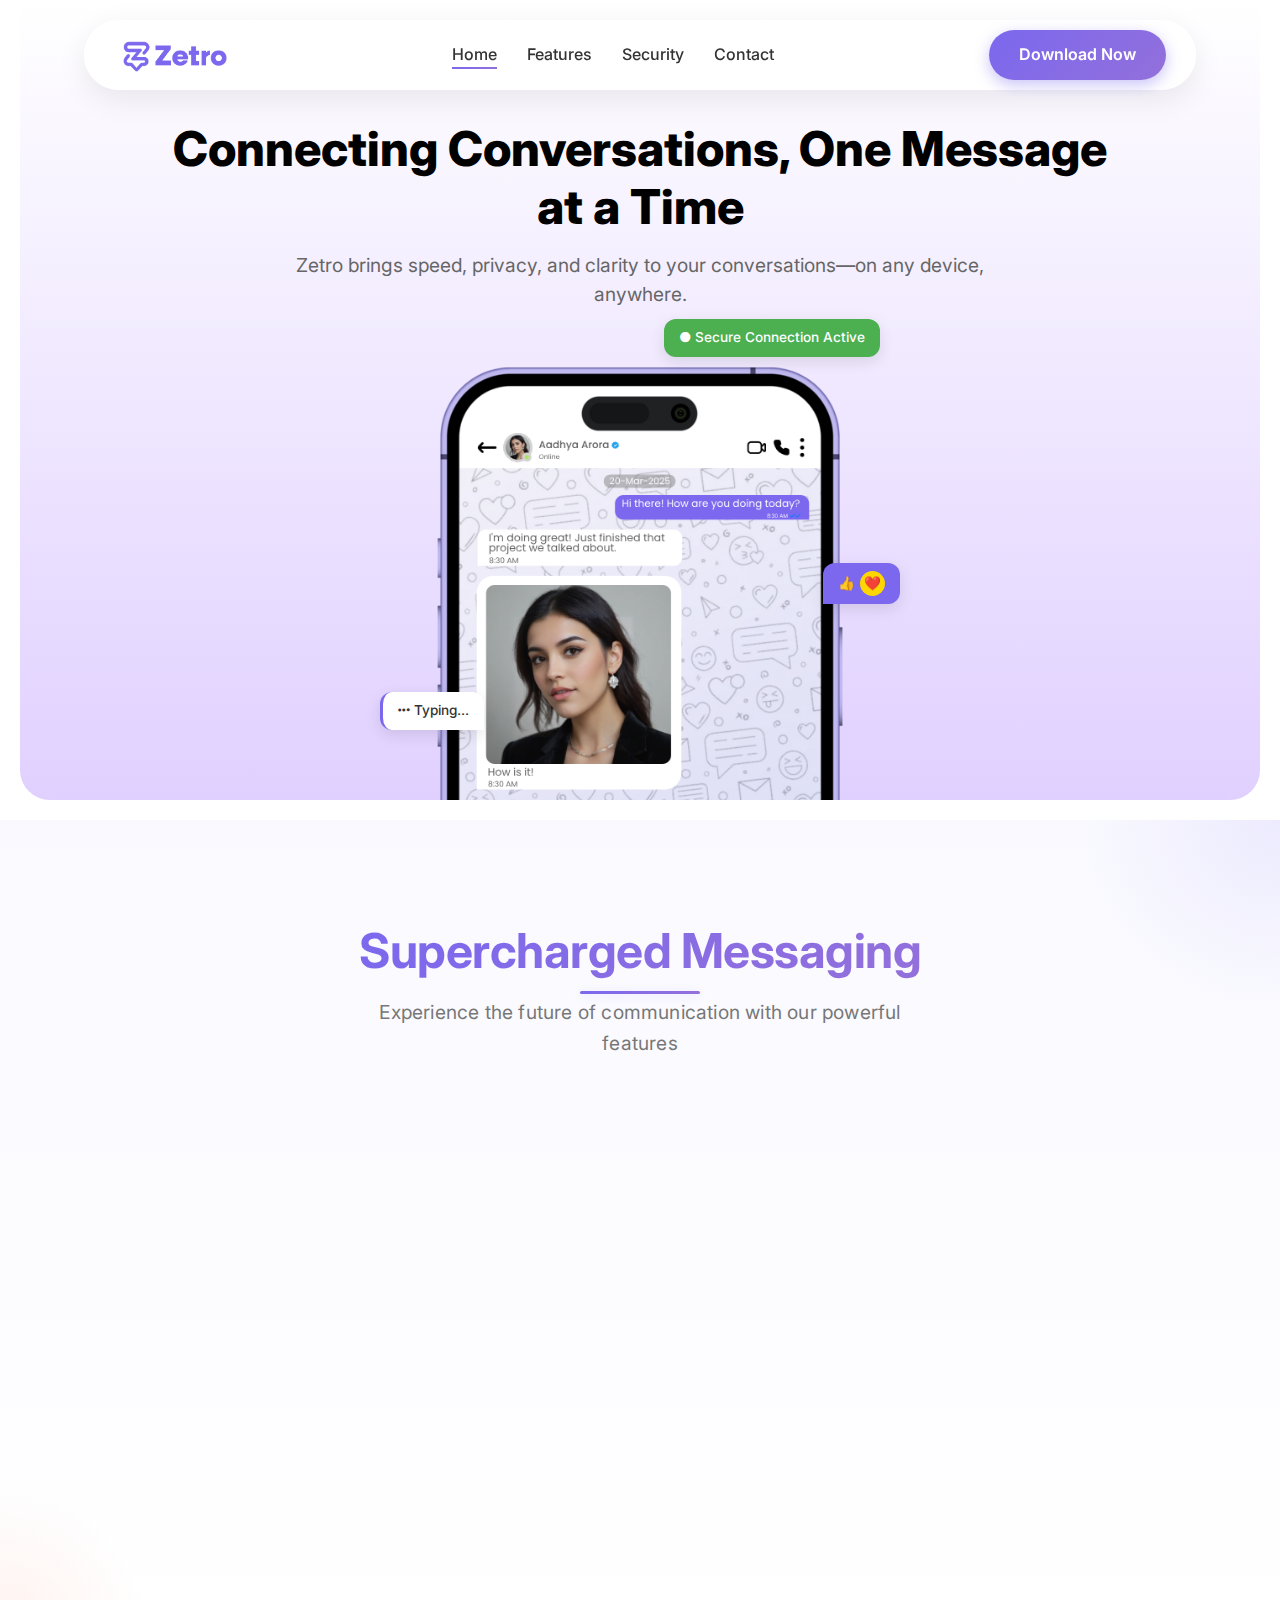
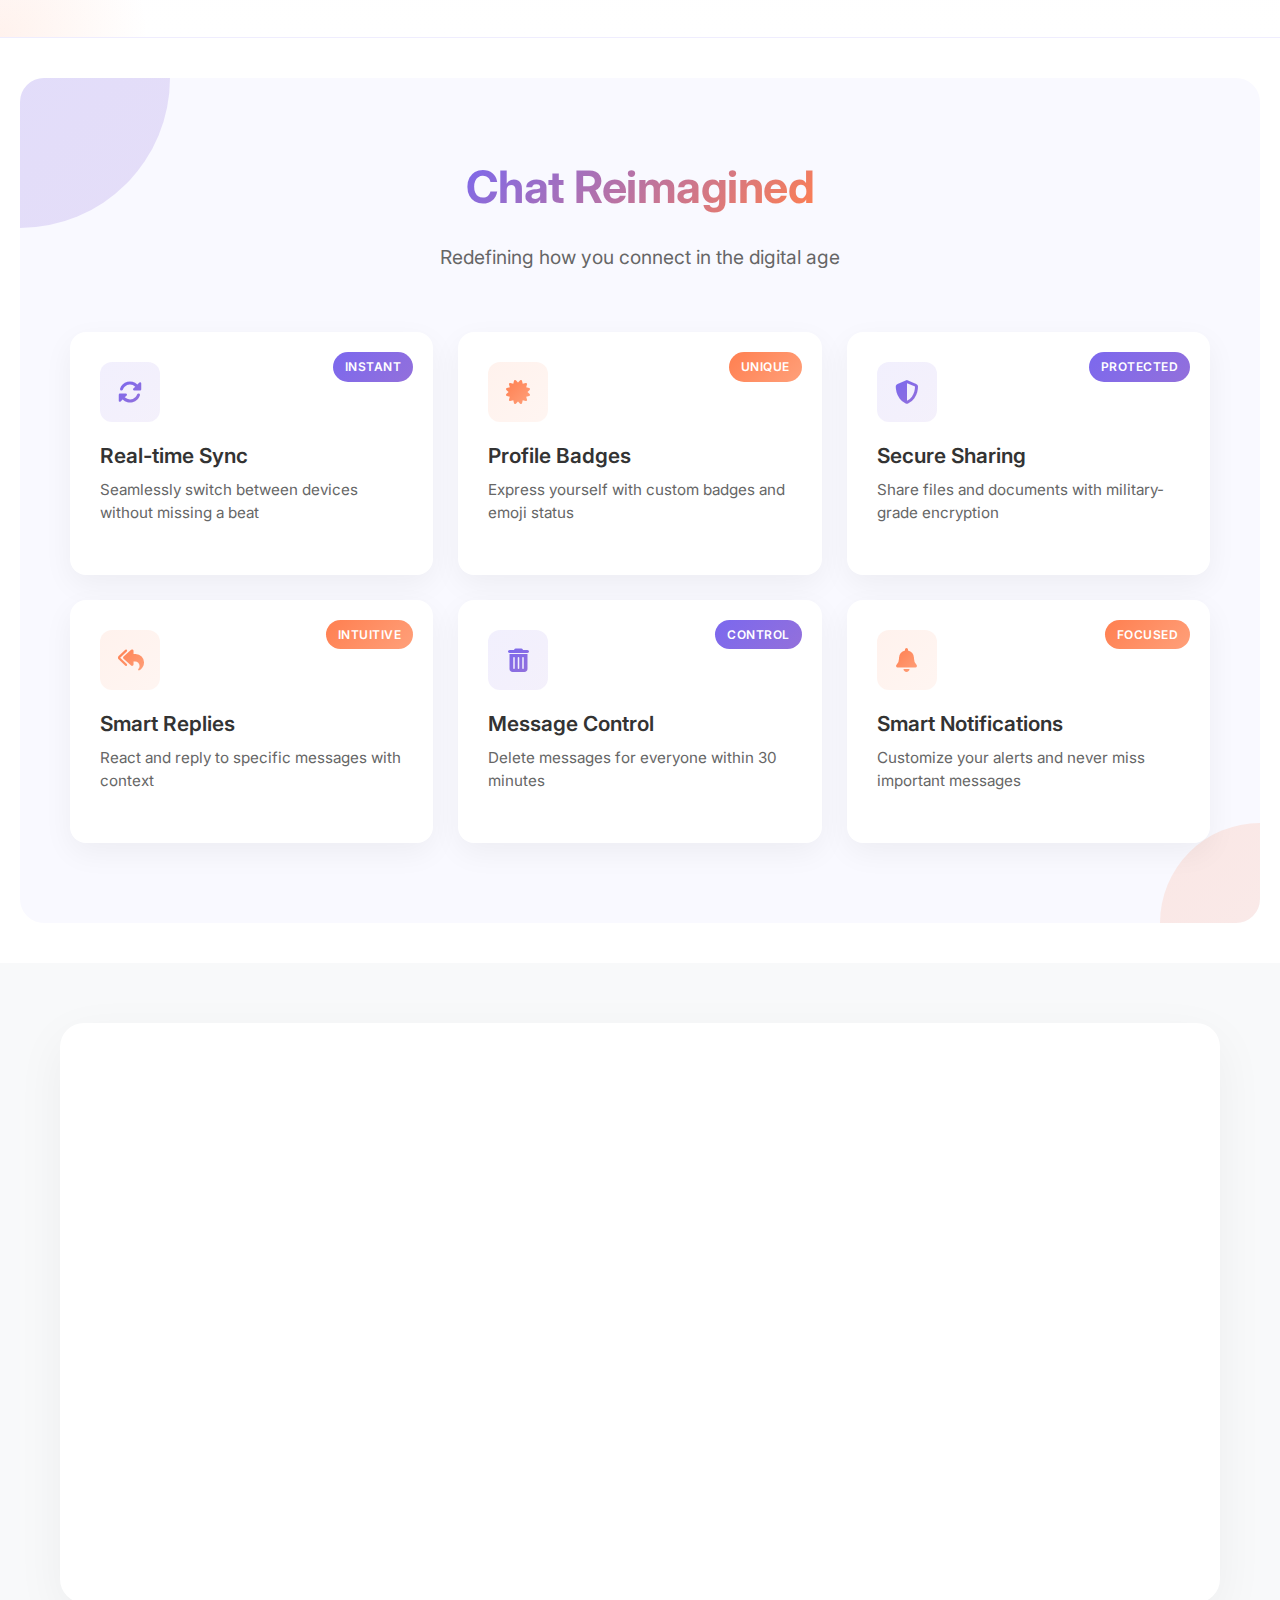
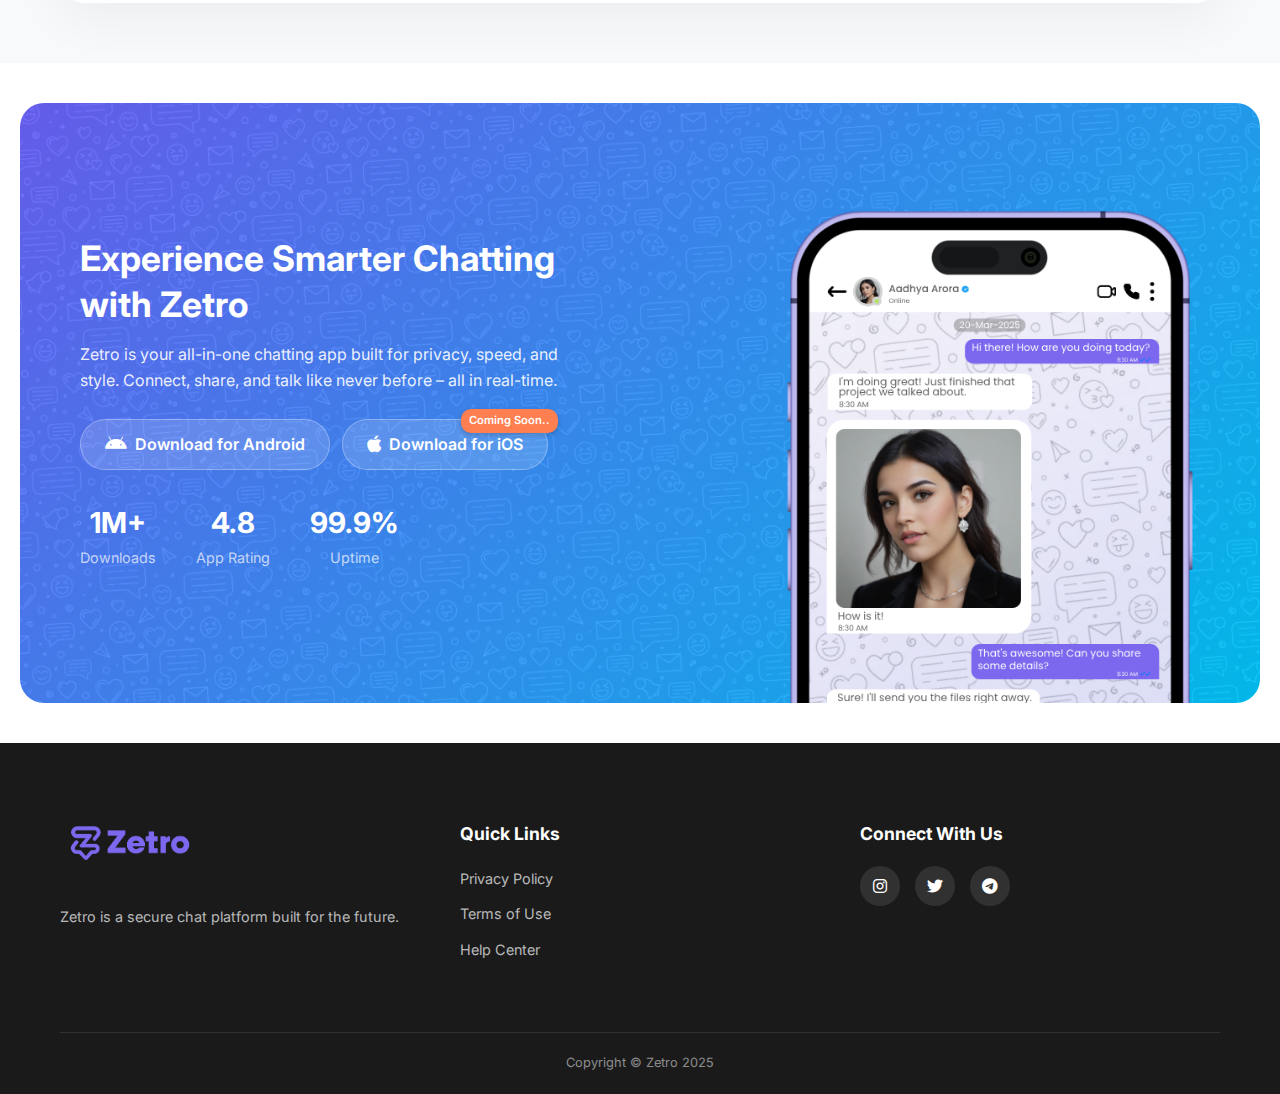
<file: index.html>
<!DOCTYPE html>
<html lang="en">
<head>
    <meta charset="UTF-8">
    <meta name="viewport" content="width=device-width, initial-scale=1.0">
    <title>Zetro - Chat Smarter. Connect Seamlessly.</title>
    <link rel="preconnect" href="https://fonts.googleapis.com">
    <link rel="preconnect" href="https://fonts.gstatic.com" crossorigin>
    <link href="https://fonts.googleapis.com/css2?family=Inter:wght@300;400;500;600;700&display=swap" rel="stylesheet">
    <link rel="stylesheet" href="https://cdnjs.cloudflare.com/ajax/libs/font-awesome/6.4.0/css/all.min.css">
    <link rel="stylesheet" href="styles.css">
    <link rel="icon" href="assets/icon.png" type="image/png">
</head>
<body>
    <!-- Header & Navigation -->
    <header>
        <div class="container">
            <div class="nav-wrapper">
                <div class="logo">
                    <a href="#" class="logo-link">
                        <img src="assets/logo.png" alt="Zetro Logo">
                    </a>
                </div>
                <nav>
                    <ul>
                        <li><a href="#" class="active">Home</a></li>
                        <li><a href="#features">Features</a></li>
                        <li><a href="#security">Security</a></li>
                        <li><a href="#contact">Contact</a></li>
                    </ul>
                </nav>
                <div class="cta-button">
                    <a href="#download" class="btn primary-btn">Download Now</a>
                </div>
                <div class="mobile-menu-btn">
                    <span></span>
                    <span></span>
                    <span></span>
                </div>
            </div>
        </div>
    </header>

    <!-- Hero Section -->
    <section class="hero-new">
        <div class="container">
            <h1>Connecting Conversations, One Message at a Time</h1>
            <p>Zetro brings speed, privacy, and clarity to your conversations—on any device, anywhere.</p>
            
            <div class="mockup-container">
                <img src="assets/newmockup.png" alt="Zetro App Mockup" class="mockup-image">
                
                <!-- UI Tags and Overlays -->
                <div class="ui-tag typing-indicator">
                    <i class="fas fa-ellipsis-h"></i> Typing...
                </div>
                
                <div class="ui-tag online-status">
                   ● Secure Connection Active
                </div>
                
                <div class="ui-tag message-reaction">
                    <span>👍</span>
                    <div class="reaction-emoji">❤️</div>
                </div>
                
                <div class="ui-tag chat-preview">
                    <i class="fas fa-comment"></i> New message
                </div>
            </div>
        </div>
    </section>
    
    <!-- Original Hero Section (Hidden) -->
    <section class="hero" style="display: none;">
        <div class="container">
            <div class="hero-badge">Best Chat Management</div>
            <div class="hero-content">
                <h1>Empowering Your Chats, <br>One Click at a Time</h1>
                <p>We offer the best messaging services for you in terms that our services are secure. We offer the best messaging services for you in terms that our services are secure.</p>
                <div class="hero-app-display">
                    <div class="app-screen">
                        <div class="app-header">
                            <div class="time">9:41</div>
                            <div class="status-icons"></div>
                        </div>
                        <div class="app-content">
                            <div class="credit-card">
                                <div class="card-header">
                                    <div class="card-icon"></div>
                                    <div class="card-title">Amount of messages</div>
                                    <div class="card-subtitle">Total messages with friends</div>
                                </div>
                                <div class="card-amount">
                                    <span class="currency">$</span>
                                    <span class="amount">8,945</span>
                                    <span class="cents">.89</span>
                                    <span class="percentage">+12.8%</span>
                                </div>
                                <div class="card-payments">
                                    <div class="payments-title">Recent Chats</div>
                                    <div class="payments-subtitle">Recent messages</div>
                                    <div class="user-avatars">
                                        <div class="avatar"></div>
                                        <div class="avatar"></div>
                                        <div class="avatar"></div>
                                        <div class="avatar"></div>
                                        <div class="avatar-more">+2</div>
                                    </div>
                                </div>
                            </div>
                            <div class="currency-converter">
                                <div class="converter-title">Convert Messages</div>
                                <div class="currency-option">
                                    <div class="currency-flag us"></div>
                                    <div class="currency-code">TXT</div>
                                    <div class="currency-amount">$10,589.78</div>
                                </div>
                                <div class="currency-option">
                                    <div class="currency-flag eu"></div>
                                    <div class="currency-code">IMG</div>
                                    <div class="currency-amount">$10,589.78</div>
                                </div>
                                <button class="convert-btn">CONVERT</button>
                            </div>
                        </div>
                    </div>
                </div>
                <div class="user-badges">
                    <div class="badge badge-purple">SR Sagor</div>
                    <div class="badge badge-pink">Sajibur RS</div>
                    <div class="badge badge-orange">Shafi Rahman</div>
                </div>
            </div>
        </div>
    </section>

    <!-- Core Features Section -->
    <section class="features" id="features">
        <div class="container">
            <div class="section-header">
                <h2>Supercharged Messaging</h2>
                <p>Experience the future of communication with our powerful features</p>
            </div>
            <div class="feature-cards">
                <div class="feature-card">
                    <div class="feature-icon">
                        <i class="fas fa-lock"></i>
                    </div>
                    <h3>End-to-End Encryption</h3>
                    <p>Your conversations are secured with military-grade encryption, ensuring 100% privacy for all your communications.</p>
                    <span class="feature-tag">Security</span>
                </div>
                <div class="feature-card">
                    <div class="feature-icon">
                        <i class="fas fa-users"></i>
                    </div>
                    <h3>Group Chat & Broadcasts</h3>
                    <p>Create dynamic group conversations or broadcast messages to stay connected with your crew or reach your entire audience.</p>
                    <span class="feature-tag">Community</span>
                </div>
                <div class="feature-card">
                    <div class="feature-icon">
                        <i class="fas fa-images"></i>
                    </div>
                    <h3>Media Sharing</h3>
                    <p>Share high-quality images, videos, and voice notes with intelligent compression that preserves quality.</p>
                    <span class="feature-tag">Multimedia</span>
                </div>
            </div>
        </div>
    </section>

    <!-- Highlights Section -->
    <section class="highlights">
        <div class="container">
            <div class="highlights-header">
                <h2>Chat Reimagined</h2>
                <p class="subtitle">Redefining how you connect in the digital age</p>
            </div>
            <div class="highlights-grid">
                <div class="highlight-card">
                    <div class="highlight-icon">
                        <i class="fas fa-sync-alt"></i>
                    </div>
                    <div class="highlight-content">
                        <h3>Real-time Sync</h3>
                        <p>Seamlessly switch between devices without missing a beat</p>
                    </div>
                    <div class="highlight-badge">Instant</div>
                </div>
                <div class="highlight-card">
                    <div class="highlight-icon">
                        <i class="fas fa-certificate"></i>
                    </div>
                    <div class="highlight-content">
                        <h3>Profile Badges</h3>
                        <p>Express yourself with custom badges and emoji status</p>
                    </div>
                    <div class="highlight-badge">Unique</div>
                </div>
                <div class="highlight-card">
                    <div class="highlight-icon">
                        <i class="fas fa-shield-alt"></i>
                    </div>
                    <div class="highlight-content">
                        <h3>Secure Sharing</h3>
                        <p>Share files and documents with military-grade encryption</p>
                    </div>
                    <div class="highlight-badge">Protected</div>
                </div>
                <div class="highlight-card">
                    <div class="highlight-icon">
                        <i class="fas fa-reply-all"></i>
                    </div>
                    <div class="highlight-content">
                        <h3>Smart Replies</h3>
                        <p>React and reply to specific messages with context</p>
                    </div>
                    <div class="highlight-badge">Intuitive</div>
                </div>
                <div class="highlight-card">
                    <div class="highlight-icon">
                        <i class="fas fa-trash-alt"></i>
                    </div>
                    <div class="highlight-content">
                        <h3>Message Control</h3>
                        <p>Delete messages for everyone within 30 minutes</p>
                    </div>
                    <div class="highlight-badge">Control</div>
                </div>
                <div class="highlight-card">
                    <div class="highlight-icon">
                        <i class="fas fa-bell"></i>
                    </div>
                    <div class="highlight-content">
                        <h3>Smart Notifications</h3>
                        <p>Customize your alerts and never miss important messages</p>
                    </div>
                    <div class="highlight-badge">Focused</div>
                </div>
            </div>
        </div>
    </section>

    <!-- App Demo Section -->
    <section class="app-demo">
        <div class="container">
            <div class="app-demo-wrapper">
                <div class="app-demo-image">
                    <div class="phone-mockup">
                        <img src="assets/tiltmockup.png" alt="Zetro App Demo">
                    </div>
                </div>
                <div class="app-demo-content">
                    <h2>See It In Action</h2>
                    <p>Zetro combines sleek design with powerful features to create the ultimate messaging experience.</p>
                    <div class="demo-features">
                        <div class="demo-feature">
                            <i class="fas fa-comments"></i>
                            <span>Recent chats</span>
                        </div>
                        <div class="demo-feature">
                            <i class="fas fa-microphone"></i>
                            <span>Voice message UI</span>
                        </div>
                        <div class="demo-feature">
                            <i class="fas fa-share"></i>
                            <span>Message forward, delete, copy buttons</span>
                        </div>
                    </div>
                </div>
            </div>
        </div>
    </section>

    <!-- CTA Section -->
    <section class="cta-section" id="download">
        <div class="cta-text">
            <h1>Experience Smarter Chatting with Zetro</h1>
            <p>Zetro is your all-in-one chatting app built for privacy, speed, and style. Connect, share, and talk like never before – all in real-time.</p>
            <div class="cta-buttons">
                <a href="#" class="cta-btn android-btn"><i class="fab fa-android"></i> Download for Android</a>
                <div class="ios-btn-container">
                    <a href="#" class="cta-btn ios-btn"><i class="fab fa-apple"></i> Download for iOS</a>
                    <span class="coming-soon-tag">Coming Soon..</span>
                </div>
                <!-- Removed the web-btn as requested -->
            </div>
            <div class="cta-stats">
                <div class="stat-item">
                    <span class="stat-number">1M+</span>
                    <span class="stat-label">Downloads</span>
                </div>
                <div class="stat-item">
                    <span class="stat-number">4.8</span>
                    <span class="stat-label">App Rating</span>
                </div>
                <div class="stat-item">
                    <span class="stat-number">99.9%</span>
                    <span class="stat-label">Uptime</span>
                </div>
            </div>
        </div>
        <div class="cta-image-container">
            <img src="assets/newmockup.png" alt="Zetro App UI" class="cta-image" />
            <div class="cta-badge security">End-to-End Encrypted</div>
            <div class="cta-badge speed">Lightning Fast</div>
        </div>
    </section>

    <!-- Policy Sections -->
    <div class="policy-section" id="privacy-policy">
        <div class="container">
            <div class="policy-content">
                <h2>Privacy Policy</h2>
                <div class="close-icon"><i class="fas fa-times"></i></div>
                <div class="policy-text">
                    <h3>1. Information We Collect</h3>
                    <p>We collect information to provide better services to our users. The types of information we collect include:</p>
                    <ul>
                        <li>Account information: When you create an account, we collect your name, email address, and profile picture.</li>
                        <li>Message content: We temporarily process the content of messages you send and receive to deliver them to recipients.</li>
                        <li>Usage information: We collect information about how you use our services, such as when you use the app and the features you interact with.</li>
                        <li>Device information: We collect device-specific information such as hardware model, operating system, and mobile network information.</li>
                    </ul>
                    
                    <h3>2. How We Use Your Information</h3>
                    <p>We use the information we collect to:</p>
                    <ul>
                        <li>Provide, maintain, and improve our services</li>
                        <li>Develop new features and services</li>
                        <li>Protect the safety and security of our users</li>
                        <li>Communicate with you about our services</li>
                    </ul>
                    
                    <h3>3. Information Sharing</h3>
                    <p>We do not share your personal information with companies, organizations, or individuals outside of Zetro except in the following cases:</p>
                    <ul>
                        <li>With your consent</li>
                        <li>For legal reasons</li>
                        <li>With service providers who work on our behalf</li>
                    </ul>
                    
                    <h3>4. Security</h3>
                    <p>We work hard to protect our users from unauthorized access to or unauthorized alteration, disclosure, or destruction of information we hold. All messages sent through Zetro are encrypted end-to-end.</p>
                    
                    <h3>5. Changes to This Policy</h3>
                    <p>We may change this privacy policy from time to time. We will post any privacy policy changes on this page and, if the changes are significant, we will provide a more prominent notice.</p>
                </div>
            </div>
        </div>
    </div>
    
    <div class="policy-section" id="terms-of-use">
        <div class="container">
            <div class="policy-content">
                <h2>Terms of Use</h2>
                <div class="close-icon"><i class="fas fa-times"></i></div>
                <div class="policy-text">
                    <h3>1. Acceptance of Terms</h3>
                    <p>By accessing or using Zetro, you agree to be bound by these Terms of Use. If you do not agree to these terms, please do not use our services.</p>
                    
                    <h3>2. User Accounts</h3>
                    <p>To use certain features of Zetro, you may need to create an account. You are responsible for:</p>
                    <ul>
                        <li>Maintaining the confidentiality of your account password</li>
                        <li>All activities that occur under your account</li>
                        <li>Notifying us immediately of any unauthorized use of your account</li>
                    </ul>
                    
                    <h3>3. Acceptable Use</h3>
                    <p>You agree not to use Zetro to:</p>
                    <ul>
                        <li>Violate any applicable laws or regulations</li>
                        <li>Infringe the rights of others</li>
                        <li>Send spam or unsolicited messages</li>
                        <li>Distribute malware or engage in phishing activities</li>
                        <li>Harass, abuse, or harm another person</li>
                    </ul>
                    
                    <h3>4. Intellectual Property</h3>
                    <p>Zetro and its original content, features, and functionality are owned by us and are protected by international copyright, trademark, patent, trade secret, and other intellectual property laws.</p>
                    
                    <h3>5. Termination</h3>
                    <p>We may terminate or suspend your account and access to Zetro immediately, without prior notice or liability, for any reason, including if you breach these Terms of Use.</p>
                    
                    <h3>6. Disclaimer</h3>
                    <p>Zetro is provided "as is" and "as available" without any warranties of any kind, either express or implied.</p>
                    
                    <h3>7. Limitation of Liability</h3>
                    <p>In no event shall Zetro be liable for any indirect, incidental, special, consequential, or punitive damages resulting from your use of or inability to use the service.</p>
                </div>
            </div>
        </div>
    </div>
    
    <div class="policy-section" id="help-center">
        <div class="container">
            <div class="policy-content">
                <h2>Help Center</h2>
                <div class="close-icon"><i class="fas fa-times"></i></div>
                <div class="policy-text">
                    <h3>Getting Started</h3>
                    <p>Welcome to Zetro! Here's how to get started with our app:</p>
                    <ol>
                        <li><strong>Download the app:</strong> Get Zetro from the App Store or Google Play Store.</li>
                        <li><strong>Create an account:</strong> Sign up using your email address or phone number.</li>
                        <li><strong>Find friends:</strong> Connect with friends by searching for their username or syncing your contacts.</li>
                        <li><strong>Start chatting:</strong> Tap on a contact to start a conversation.</li>
                    </ol>
                    
                    <h3>Frequently Asked Questions</h3>
                    
                    <h4>How secure is Zetro?</h4>
                    <p>Zetro uses end-to-end encryption for all messages, meaning only you and the person you're communicating with can read what's sent. Not even Zetro can access your messages.</p>
                    
                    <h4>Can I delete messages?</h4>
                    <p>Yes, you can delete messages for yourself or for everyone in the chat. To delete a message, long-press on it and select the delete option.</p>
                    
                    <h4>How do I create a group chat?</h4>
                    <p>To create a group chat, tap on the new message icon, then select "New Group." You can add up to 256 participants to a group.</p>
                    
                    <h4>Is Zetro free to use?</h4>
                    <p>Yes, Zetro is completely free to download and use. There are no subscription fees or in-app purchases required to access core features.</p>
                    
                    <h4>How do I report a problem?</h4>
                    <p>If you encounter any issues with Zetro, go to Settings > Help > Contact Us to report the problem to our support team.</p>
                    
                    <h3>Contact Support</h3>
                    <p>Need more help? Contact our support team at support@zetro.com or through the app by going to Settings > Help > Contact Us.</p>
                </div>
            </div>
        </div>
    </div>

    <!-- Footer -->
    <footer id="contact">
        <div class="container">
            <div class="footer-content">
                <div class="footer-logo">
                    <a href="#" class="logo-link">
                        <img src="assets/logo.png" alt="Zetro Logo">
                    </a>
                    <p>Zetro is a secure chat platform built for the future.</p>
                </div>
                <div class="footer-links">
                    <h4>Quick Links</h4>
                    <ul>
                        <li><a href="/privacy-policy" class="policy-link" data-policy="privacy-policy">Privacy Policy</a></li>
                        <li><a href="/terms-of-use" class="policy-link" data-policy="terms-of-use">Terms of Use</a></li>
                        <li><a href="/help-center" class="policy-link" data-policy="help-center">Help Center</a></li>
                    </ul>
                </div>
                <div class="footer-social">
                    <h4>Connect With Us</h4>
                    <div class="social-icons">
                        <a href="#"><i class="fab fa-instagram"></i></a>
                        <a href="#"><i class="fab fa-twitter"></i></a>
                        <a href="#"><i class="fab fa-telegram"></i></a>
                    </div>
                </div>
            </div>
            <div class="footer-bottom">
                <p>Copyright © Zetro 2025</p>
            </div>
        </div>
    </footer>

    <script src="script.js"></script>
</body>
</html>
</file>
<file: styles.css>
/* Base Styles */
:root {
    --primary-color: #7b68ee;
    --secondary-color: #ff7f50;
    --text-color: #333;
    --light-text: #777;
    --bg-color: #fff;
    --light-bg: #f8f9fa;
    --gradient-primary: linear-gradient(135deg, #7b68ee, #9370db);
    --gradient-secondary: linear-gradient(135deg, #ff7f50, #ffa07a);
    --border-radius: 12px;
    --shadow: 0 10px 30px rgba(0, 0, 0, 0.1);
    --transition: all 0.3s ease;
    --overlay-bg: rgba(0, 0, 0, 0.7);
}


*{
    -webkit-tap-highlight-color: transparent;
}

* {
    margin: 0;
    padding: 0;
    box-sizing: border-box;
}

html {
    scroll-behavior: smooth;
}

body {
    font-family: 'Inter', sans-serif;
    color: var(--text-color);
    line-height: 1.6;
    overflow-x: hidden;
}

.container {
    width: 100%;
    max-width: 1200px;
    margin: 0 auto;
    padding: 0 20px;
}

section {
    padding: 80px 0;
}

h1, h2, h3, h4, h5, h6 {
    font-weight: 700;
    line-height: 1.3;
    margin-bottom: 20px;
}

h1 {
    font-size: 3rem;
}

h2 {
    font-size: 2.5rem;
}

h3 {
    font-size: 1.5rem;
}

p {
    margin-bottom: 20px;
    color: var(--light-text);
}

ul {
    list-style: none;
}

a {
    text-decoration: none;
    color: var(--text-color);
    transition: var(--transition);
}

img {
    max-width: 100%;
    height: auto;
}

.btn {
    display: inline-block;
    padding: 12px 30px;
    border-radius: 50px;
    font-weight: 600;
    transition: var(--transition);
    cursor: pointer;
}

.primary-btn {
    background: var(--gradient-primary);
    color: white;
    box-shadow: 0 5px 15px rgba(123, 104, 238, 0.4);
}

.primary-btn:hover {
    transform: translateY(-3px);
    box-shadow: 0 8px 20px rgba(123, 104, 238, 0.6);
}

.secondary-btn {
    background: transparent;
    color: var(--primary-color);
    border: 2px solid var(--primary-color);
}

.secondary-btn:hover {
    background: var(--primary-color);
    color: white;
}

.section-header {
    text-align: center;
    margin-bottom: 60px;
}

.section-header h2 {
    position: relative;
    display: inline-block;
}

.section-header h2::after {
    content: '';
    position: absolute;
    bottom: -10px;
    left: 50%;
    transform: translateX(-50%);
    width: 70px;
    height: 3px;
    background: var(--gradient-primary);
}

/* Header & Navigation */
header {
    position: fixed;
    top: 20px;
    left: 0;
    right: 0;
    z-index: 1000;
    width: 90%;
    max-width: 1300px;
    margin: 0 auto;
}

.nav-wrapper {
    display: flex;
    justify-content: space-between;
    align-items: center;
    height: 70px;
    background: rgba(255, 255, 255, 0.95);
    box-shadow: 0 10px 30px rgba(0, 0, 0, 0.08);
    backdrop-filter: blur(10px);
    border-radius: 50px;
    padding: 0 30px;
    transition: all 0.3s ease;
}

.logo-link {
    display: inline-block;
    cursor: pointer;
}

.logo img {
    height: 45px;
    padding-top: 10px;
}

nav ul {
    display: flex;
}

nav ul li {
    margin: 0 15px;
}

nav ul li a {
    font-weight: 500;
    position: relative;
}

nav ul li a::after {
    content: '';
    position: absolute;
    bottom: -5px;
    left: 0;
    width: 0;
    height: 2px;
    background: var(--gradient-primary);
    transition: var(--transition);
}

nav ul li a:hover::after,
nav ul li a.active::after {
    width: 100%;
}

.mobile-menu-btn {
    display: none;
    cursor: pointer;
}

.mobile-menu-btn span {
    display: block;
    width: 25px;
    height: 3px;
    background: var(--primary-color);
    margin: 5px 0;
    transition: var(--transition);
}

/* Hero Section */
.hero-new {
    background: linear-gradient(to top, rgba(224, 208, 255, 1), rgba(255, 224, 208, 0));
    height: 800px;
    display: flex;
    align-items: flex-start;
    justify-content: center;
    padding: 80px 0 60px;
    overflow: hidden;
    position: relative;
    border-radius: 0 0 30px 30px;
    margin: 0 20px 20px 20px;
}

.hero-new .container {
    display: flex;
    flex-direction: column;
    align-items: center;
    justify-content: flex-start;
    text-align: center;
    max-width: 1000px;
    z-index: 2;
    margin: 0 auto;
    padding-top: 40px;
    width: 100%;
}

.hero-new h1 {
    font-size: 3rem;
    color: #000;
    margin-bottom: 1rem;
    line-height: 1.2;
    font-weight: 800;
}

.hero-new p {
    font-size: 1.2rem;
    color: #666;
    max-width: 700px;
    margin: 0 auto 1.5rem;
    line-height: 1.5;
}

.mockup-container {
    position: relative;
    margin-top: 1rem;
    max-width: 420px;
    width: 100%;
}

.mockup-image {
    width: 100%;
    height: auto;
    border-radius: 20px;
    margin-top: 10px;
    position: relative;
    z-index: 1;
    transition: transform 0.5s ease;
}

.mockup-image:hover {
    transform: translateY(-10px) scale(1.03);
}

.chat-header {
    background: var(--primary-color);
    color: white;
    padding: 15px;
    display: flex;
    align-items: center;
    position: relative;
}

.user-avatar {
    width: 40px;
    height: 40px;
    border-radius: 50%;
    background: #9370db;
    margin-right: 10px;
    display: flex;
    align-items: center;
    justify-content: center;
    font-weight: bold;
    color: white;
}

.chat-body {
    padding: 15px;
    height: calc(100% - 70px);
    background: url('assets/chat\ background.webp');
    background-size: cover;
    overflow: hidden;
}

.message {
    max-width: 70%;
    padding: 12px 15px;
    border-radius: 18px;
    margin-bottom: 15px;
    position: relative;
    animation: fadeIn 0.3s ease-out;
}

.message-received {
    background: white;
    align-self: flex-start;
    border-bottom-left-radius: 5px;
    box-shadow: 0 2px 5px rgba(0,0,0,0.05);
    margin-right: auto;
}

.message-sent {
    background: var(--primary-color);
    color: white;
    align-self: flex-end;
    border-bottom-right-radius: 5px;
    box-shadow: 0 2px 5px rgba(0,0,0,0.05);
    margin-left: auto;
}

.chat-messages {
    display: flex;
    flex-direction: column;
    height: 100%;
}

/* UI Tags and Overlays */
.ui-tag {
    position: absolute;
    background: white;
    border-radius: 12px;
    padding: 8px 15px;
    box-shadow: 0 5px 15px rgba(0,0,0,0.1);
    font-size: 0.85rem;
    font-weight: 500;
    z-index: 10;
    animation: float 3s ease-in-out infinite;
}

.typing-indicator {
     border-radius: 12px 12px 0 12px;
    top: 40%;
    left: -50px;
    border-left: 3px solid var(--primary-color);
}

.online-status {
    top: -30px;
    right: -30px;
    background: #4CAF50;
    color: white;
}

.message-reaction {
    top: 25%;
    right: -50px;
    display: flex;
    align-items: center;
     border-radius: 12px 12px 12px 0;
     background:var(--primary-color);
}

.reaction-emoji {
    background: #FFD700;
    border-radius: 50%;
    width: 25px;
    height: 25px;
    display: flex;
    align-items: center;
    justify-content: center;
    margin-left: 5px;
}

.chat-preview {
    bottom: -50px;
    left: -60px;
    background: rgba(255,255,255,0.9);
    backdrop-filter: blur(5px);
}

/* Policy Sections */
.policy-section {
    position: fixed;
    top: 0;
    left: 0;
    width: 100%;
    height: 100%;
    background-color: var(--overlay-bg);
    z-index: 2000;
    display: none;
    justify-content: center;
    align-items: center;
    overflow-y: auto;
    padding: 30px 0;
}

.policy-section.active {
    display: flex;
}

.policy-content {
    background-color: var(--bg-color);
    border-radius: var(--border-radius);
    box-shadow: var(--shadow);
    width: 100%;
    max-width: 800px;
    max-height: 90vh;
    overflow-y: auto;
    position: relative;
    padding: 30px;
}

.policy-content h2 {
    margin-bottom: 30px;
    color: var(--primary-color);
    text-align: center;
}

.policy-text {
    margin-top: 20px;
}

.policy-text h3 {
    color: var(--primary-color);
    margin-top: 25px;
    margin-bottom: 15px;
}

.policy-text h4 {
    font-weight: 600;
    margin-top: 20px;
    margin-bottom: 10px;
}

.policy-text p {
    margin-bottom: 15px;
    line-height: 1.6;
}

.policy-text ul, .policy-text ol {
    margin-left: 20px;
    margin-bottom: 20px;
}

.policy-text li {
    margin-bottom: 10px;
    list-style-type: disc;
}

.policy-text ol li {
    list-style-type: decimal;
}

.close-icon {
    position: absolute;
    top: 20px;
    right: 20px;
    font-size: 1.5rem;
    color: var(--light-text);
    cursor: pointer;
    transition: var(--transition);
}

.close-icon:hover {
    color: var(--primary-color);
    transform: rotate(90deg);
}

@keyframes float {
    0% {
        transform: translateY(0px);
    }
    50% {
        transform: translateY(-10px);
    }
    100% {
        transform: translateY(0px);
    }
}

@keyframes fadeIn {
    from {
        opacity: 0;
        transform: translateY(10px);
    }
    to {
        opacity: 1;
        transform: translateY(0);
    }
}

/* Responsive Styles for Hero Section */
@media (max-width: 992px) {
    .hero-new h1 {
        font-size: 2.8rem;
    }
    
    .hero-new p {
        font-size: 1.1rem;
    }
    
    .ui-tag {
        padding: 6px 12px;
        font-size: 0.8rem;
    }
    
    .typing-indicator {
        left: -60px;
    }
    
    .online-status {
        right: -20px;
    }
    
    .message-reaction {
        right: -50px;
    }
    
    .chat-preview {
        left: -40px;
    }
}

@media (max-width: 768px) {
    .hero-new {
        padding: 100px 0 60px;
    }
    
    .hero-new h1 {
        font-size: 2.2rem;
    }
    
    .hero-new p {
        font-size: 1rem;
        margin-bottom: 2rem;
    }
    
    .mockup-container {
        padding-top: 25%;
        max-width: 300px;
        margin: 0 auto;
          scale: 1.1;
          transform: translateY(-10%);
    }
    
    .mockup-image {
        width: 100%;
        transform: none;
    }
    
    .ui-tag {
        display: none;
    }
}

@media (max-width: 576px) {
    .hero-new h1 {
        font-size: 1.8rem;
    }
    
    .hero-new p {
        font-size: 0.9rem;
    }
    
    .mockup-container {
        max-width: 250px;
        margin: 0 auto;
    }
    
    .mockup-image {
        width: 100%;
        transform: none;
    }
}
.hero {
    padding-top: 140px;
    padding-bottom: 100px;
    background: linear-gradient(135deg, #f8f9ff, #f0f2ff);
    position: relative;
    overflow: hidden;
}

.hero::before {
    content: '';
    position: absolute;
    top: -50%;
    right: -50%;
    width: 100%;
    height: 100%;
    background: radial-gradient(circle, rgba(123, 104, 238, 0.1) 0%, rgba(123, 104, 238, 0) 70%);
    border-radius: 50%;
}

.hero::after {
    content: '';
    position: absolute;
    bottom: -50%;
    left: -50%;
    width: 100%;
    height: 100%;
    background: radial-gradient(circle, rgba(255, 127, 80, 0.1) 0%, rgba(255, 127, 80, 0) 70%);
    border-radius: 50%;
}

.hero-badge {
    display: inline-block;
    background: #f0f2ff;
    color: var(--primary-color);
    font-size: 0.9rem;
    font-weight: 600;
    padding: 8px 20px;
    border-radius: 50px;
    margin-bottom: 30px;
    box-shadow: 0 5px 15px rgba(123, 104, 238, 0.1);
    position: relative;
    z-index: 2;
}

.hero-badge::before {
    content: '';
    display: inline-block;
    width: 16px;
    height: 16px;
    background: var(--primary-color);
    border-radius: 4px;
    margin-right: 10px;
    vertical-align: middle;
    transform: translateY(-1px);
}

.hero-content {
    position: relative;
    z-index: 2;
    text-align: center;
}

.hero-content h1 {
    font-size: 3.5rem;
    margin-bottom: 20px;
    color: #333;
    line-height: 1.2;
}

.hero-content p {
    font-size: 1.1rem;
    margin-bottom: 40px;
    max-width: 700px;
    margin-left: auto;
    margin-right: auto;
    color: #777;
}

.hero-app-display {
    position: relative;
    max-width: 800px;
    margin: 0 auto 30px;
}

.app-screen {
    background: white;
    border-radius: 30px;
    box-shadow: 0 20px 50px rgba(0, 0, 0, 0.1);
    overflow: hidden;
    width: 100%;
    max-width: 350px;
    margin: 0 auto;
    position: relative;
}

.app-header {
    display: flex;
    justify-content: space-between;
    padding: 10px 20px;
    background: #000;
    color: white;
}

.app-content {
    padding: 20px;
    display: flex;
    flex-direction: column;
    gap: 20px;
}

.credit-card {
    background: white;
    border-radius: 20px;
    padding: 20px;
    box-shadow: 0 10px 20px rgba(0, 0, 0, 0.05);
}

.card-header {
    display: flex;
    flex-direction: column;
    margin-bottom: 15px;
}

.card-icon {
    width: 30px;
    height: 30px;
    background: #f0f0f0;
    border-radius: 50%;
    margin-bottom: 10px;
}

.card-title {
    font-weight: 600;
    font-size: 0.9rem;
    color: #333;
}

.card-subtitle {
    font-size: 0.8rem;
    color: #777;
}

.card-amount {
    display: flex;
    align-items: baseline;
    margin-bottom: 15px;
}

.currency {
    font-size: 1.2rem;
    font-weight: 600;
    color: #333;
}

.amount {
    font-size: 2rem;
    font-weight: 700;
    color: #333;
    margin-right: 5px;
}

.cents {
    font-size: 1.2rem;
    color: #777;
    margin-right: 10px;
}

.percentage {
    font-size: 0.8rem;
    color: #4CAF50;
    background: rgba(76, 175, 80, 0.1);
    padding: 3px 8px;
    border-radius: 20px;
}

.card-payments {
    border-top: 1px solid #f0f0f0;
    padding-top: 15px;
}

.payments-title {
    font-weight: 600;
    font-size: 0.9rem;
    color: #333;
    margin-bottom: 5px;
}

.payments-subtitle {
    font-size: 0.8rem;
    color: #777;
    margin-bottom: 10px;
}

.user-avatars {
    display: flex;
    align-items: center;
}

.avatar {
    width: 30px;
    height: 30px;
    background: #f0f0f0;
    border-radius: 50%;
    margin-right: -10px;
    border: 2px solid white;
}

.avatar-more {
    width: 30px;
    height: 30px;
    background: #333;
    color: white;
    border-radius: 50%;
    display: flex;
    align-items: center;
    justify-content: center;
    font-size: 0.7rem;
    font-weight: 600;
    margin-left: 5px;
}

.currency-converter {
    background: white;
    border-radius: 20px;
    padding: 20px;
    box-shadow: 0 10px 20px rgba(0, 0, 0, 0.05);
}

.converter-title {
    font-weight: 600;
    font-size: 1rem;
    color: #333;
    margin-bottom: 15px;
}

.currency-option {
    display: flex;
    align-items: center;
    justify-content: space-between;
    padding: 10px 0;
    border-bottom: 1px solid #f0f0f0;
}

.currency-flag {
    width: 25px;
    height: 25px;
    border-radius: 50%;
    margin-right: 10px;
}

.currency-flag.us {
    background: #f44336;
}

.currency-flag.eu {
    background: #2196F3;
}

.currency-code {
    font-weight: 600;
    font-size: 0.9rem;
    color: #333;
    flex: 1;
}

.currency-amount {
    font-size: 0.9rem;
    color: #333;
}

.convert-btn {
    background: var(--primary-color);
    color: white;
    border: none;
    border-radius: 50px;
    padding: 12px;
    width: 100%;
    font-weight: 600;
    margin-top: 15px;
    cursor: pointer;
    transition: all 0.3s ease;
}

.convert-btn:hover {
    background: #6a5acd;
    transform: translateY(-2px);
}

.user-badges {
    display: flex;
    justify-content: center;
    gap: 15px;
    margin-top: 30px;
}

.badge {
    padding: 8px 15px;
    border-radius: 50px;
    font-size: 0.8rem;
    font-weight: 600;
    color: white;
    box-shadow: 0 5px 15px rgba(0, 0, 0, 0.1);
}

.badge-purple {
    background: var(--primary-color);
}

.badge-pink {
    background: #FF4081;
}

.badge-orange {
    background: #FF7043;
}

@keyframes float {
    0%, 100% {
        transform: translateY(0);
    }
    50% {
        transform: translateY(-10px);
    }
}

/* Features Section */
.features {
    position: relative;
    overflow: hidden;
    z-index: 1;
    background: linear-gradient(180deg, #f9f9ff 0%, #ffffff 100%);
    padding: 100px 0;
    border-bottom: 1px solid rgba(123, 104, 238, 0.08);
}

.feature-card h3 {
    font-size: 1.5rem;
    margin-bottom: 15px;
    color: var(--text-color);
    font-weight: 600;
    letter-spacing: -0.3px;
    transition: all 0.3s ease;
}

.feature-card:hover h3 {
    color: var(--primary-color);
}

.feature-card p {
    color: var(--light-text);
    line-height: 1.7;
    margin-bottom: 20px;
    font-size: 0.95rem;
    opacity: 0.9;
}

.features::before {
    content: '';
    position: absolute;
    width: 400px;
    height: 400px;
    background: radial-gradient(circle, rgba(123, 104, 238, 0.1) 0%, rgba(123, 104, 238, 0) 70%);
    top: -200px;
    right: -200px;
    border-radius: 50%;
}

.features::after {
    content: '';
    position: absolute;
    width: 300px;
    height: 300px;
    background: radial-gradient(circle, rgba(255, 127, 80, 0.1) 0%, rgba(255, 127, 80, 0) 70%);
    bottom: -150px;
    left: -150px;
    border-radius: 50%;
}

.features .section-header {
    text-align: center;
    margin-bottom: 60px;
    position: relative;
    z-index: 1;
}

.features .section-header h2 {
    font-size: 3rem;
    margin-bottom: 15px;
    position: relative;
    display: inline-block;
    background: linear-gradient(135deg, var(--primary-color), #9370DB);
    -webkit-background-clip: text;
    background-clip: text;
    -webkit-text-fill-color: transparent;
    letter-spacing: -0.5px;
    font-weight: 700;
}

.features .section-header p {
    font-size: 1.2rem;
    color: var(--light-text);
    max-width: 600px;
    margin: 0 auto 50px;
    line-height: 1.6;
    letter-spacing: 0.2px;
    font-weight: 400;
}

.features .section-header h2::after {
    content: '';
    position: absolute;
    width: 120px;
    height: 3px;
    background: linear-gradient(90deg, var(--primary-color), #9370DB);
    bottom: -12px;
    left: 50%;
    transform: translateX(-50%);
    border-radius: 3px;
    box-shadow: 0 2px 10px rgba(123, 104, 238, 0.2);
}

.feature-cards {
    display: grid;
    grid-template-columns: repeat(auto-fit, minmax(300px, 1fr));
    gap: 30px;
    position: relative;
    z-index: 1;
}

.feature-card {
    background: rgba(255, 255, 255, 0.98);
    padding: 40px 30px;
    border-radius: 20px;
    box-shadow: 0 10px 30px rgba(0, 0, 0, 0.03);
    transition: all 0.4s ease;
    text-align: center;
    position: relative;
    overflow: hidden;
    border: 1px solid rgba(123, 104, 238, 0.08);
    backdrop-filter: blur(10px);
}

.feature-card::after {
    content: '';
    position: absolute;
    bottom: 0;
    right: 0;
    width: 100px;
    height: 100px;
    background: radial-gradient(circle, rgba(123, 104, 238, 0.05) 0%, rgba(255, 255, 255, 0) 70%);
    border-radius: 50%;
    opacity: 0;
    transition: opacity 0.4s ease;
}

.feature-card:hover {
    transform: translateY(-8px);
    box-shadow: 0 20px 40px rgba(123, 104, 238, 0.1);
    border-color: rgba(123, 104, 238, 0.2);
}

.feature-card:hover::after {
    opacity: 1;
}

.feature-icon {
    width: 80px;
    height: 80px;
    margin: 0 auto 25px;
    display: flex;
    align-items: center;
    justify-content: center;
    border-radius: 50%;
    background: rgba(123, 104, 238, 0.08);
    color: var(--primary-color);
    font-size: 2rem;
    position: relative;
    transition: all 0.3s ease;
    box-shadow: 0 10px 20px rgba(123, 104, 238, 0.1);
    border: 2px solid rgba(123, 104, 238, 0.2);
}

.feature-card:hover .feature-icon {
    transform: translateY(-5px);
    box-shadow: 0 15px 30px rgba(123, 104, 238, 0.15);
}

.feature-tag {
    display: inline-block;
    padding: 6px 14px;
    background: rgba(123, 104, 238, 0.08);
    color: var(--primary-color);
    border-radius: 30px;
    font-size: 0.8rem;
    font-weight: 600;
    margin-top: 20px;
    position: relative;
    overflow: hidden;
    transition: all 0.3s ease;
    border: 1px solid rgba(123, 104, 238, 0.15);
    letter-spacing: 0.5px;
    box-shadow: 0 2px 10px rgba(123, 104, 238, 0.05);
}

.feature-tag:hover {
    background: rgba(123, 104, 238, 0.12);
    transform: translateY(-2px);
    box-shadow: 0 4px 12px rgba(123, 104, 238, 0.1);
}

.feature-card:nth-child(1) .feature-icon {
    background: rgba(123, 104, 238, 0.1);
    color: var(--primary-color);
}

.feature-card:nth-child(2) .feature-icon {
    background: rgba(255, 127, 80, 0.1);
    color: var(--secondary-color);
}

.feature-card:nth-child(3) .feature-icon {
    background: rgba(50, 205, 50, 0.1);
    color: limegreen;
}

/* Highlights Section */
.highlights {
    background-color: #f9f9ff;
    position: relative;
    overflow: hidden;
    border-radius: 24px;
    margin: 40px 20px;
}

.highlights .container {
    position: relative;
    z-index: 1;
    padding: 0 30px;
}

.highlights::before {
    content: '';
    position: absolute;
    width: 300px;
    height: 300px;
    border-radius: 50%;
    background: linear-gradient(135deg, rgba(123, 104, 238, 0.2), rgba(147, 112, 219, 0.2));
    top: -150px;
    left: -150px;
    z-index: 0;
}

.highlights::after {
    content: '';
    position: absolute;
    width: 200px;
    height: 200px;
    border-radius: 50%;
    background: linear-gradient(135deg, rgba(255, 127, 80, 0.15), rgba(255, 160, 122, 0.15));
    bottom: -100px;
    right: -100px;
    z-index: 0;
}

.highlights-header {
    text-align: center;
    margin-bottom: 60px;
    position: relative;
    z-index: 1;
}

.highlights-header h2 {
    position: relative;
    display: inline-block;
    font-size: 2.8rem;
    letter-spacing: -0.5px;
    background: linear-gradient(135deg, #7b68ee, #ff7f50);
    -webkit-background-clip: text;
    -webkit-text-fill-color: transparent;
    background-clip: text;
    /* text-fill-color is non-standard, -webkit-text-fill-color already handles this */
    margin-bottom: 15px;
    transition: all 0.3s ease;
}

.highlights-header h2:hover {
    transform: translateY(-3px);
    text-shadow: 0 10px 20px rgba(0, 0, 0, 0.1);
}

@keyframes glitch {
    0% {
        transform: translate(0);
    }
    20% {
        transform: translate(-2px, 2px);
    }
    40% {
        transform: translate(-2px, -2px);
    }
    60% {
        transform: translate(2px, 2px);
    }
    80% {
        transform: translate(2px, -2px);
    }
    100% {
        transform: translate(0);
    }
}

.highlights-header .accent {
    background: linear-gradient(135deg, #7b68ee, #ff7f50);
    background-clip: text;
    -webkit-text-fill-color: transparent;
    font-weight: 800;
}

.highlights-header .subtitle {
    font-size: 1.2rem;
    color: #666;
    margin-top: 10px;
}

.highlights-grid {
    display: grid;
    grid-template-columns: repeat(3, 1fr);
    gap: 25px;
    position: relative;
    z-index: 1;
}

.highlight-card {
    background: white;
    border-radius: 16px;
    padding: 30px;
    box-shadow: 0 10px 30px rgba(0, 0, 0, 0.05);
    transition: all 0.4s ease;
    position: relative;
    overflow: hidden;
    display: flex;
    flex-direction: column;
}

.highlight-card:hover {
    transform: translateY(-10px);
    box-shadow: 0 15px 35px rgba(123, 104, 238, 0.2);
}

.highlight-icon {
    width: 60px;
    height: 60px;
    border-radius: 12px;
    background: linear-gradient(135deg, rgba(123, 104, 238, 0.1), rgba(147, 112, 219, 0.1));
    display: flex;
    align-items: center;
    justify-content: center;
    margin-bottom: 20px;
}

.highlight-icon i {
    font-size: 1.5rem;
    background: linear-gradient(135deg, #7b68ee, #9370db);
    background-clip: text;
    -webkit-text-fill-color: transparent;
}

.highlight-content h3 {
    font-size: 1.3rem;
    margin-bottom: 10px;
    font-weight: 600;
}

.highlight-content p {
    font-size: 0.95rem;
    color: #666;
    line-height: 1.5;
}

.highlight-badge {
    position: absolute;
    top: 20px;
    right: 20px;
    background: linear-gradient(135deg, #7b68ee, #9370db);
    color: white;
    padding: 5px 12px;
    border-radius: 20px;
    font-size: 0.75rem;
    font-weight: 600;
    letter-spacing: 0.5px;
    text-transform: uppercase;
}

.highlight-card:nth-child(2n) .highlight-icon {
    background: linear-gradient(135deg, rgba(255, 127, 80, 0.1), rgba(255, 160, 122, 0.1));
}

.highlight-card:nth-child(2n) .highlight-icon i {
    background: linear-gradient(135deg, #ff7f50, #ffa07a);
    background-clip: text;
    -webkit-text-fill-color: transparent;
}

.highlight-card:nth-child(2n) .highlight-badge {
    background: linear-gradient(135deg, #ff7f50, #ffa07a);
}

@media (max-width: 992px) {
    .highlights-grid {
        grid-template-columns: repeat(2, 1fr);
    }
}

@media (max-width: 768px) {
    .highlights-grid {
        grid-template-columns: 1fr;
    }
}

/* App Demo Section */
.app-demo {
    background-color: var(--light-bg);
    padding: 60px 0;
}

.app-demo-wrapper {
    display: flex;
    align-items: center;
    justify-content: space-between;
    gap: 50px;
    background: white;
    border-radius: 24px;
    padding: 40px;
    box-shadow: 0 15px 50px rgba(0, 0, 0, 0.05);
    overflow: hidden;
    position: relative;
}

.app-demo-wrapper::before {
    content: '';
    position: absolute;
    top: 0;
    left: 0;
    width: 100%;
    height: 5px;
    
}

.app-demo-image {
    flex: 1;
}

.phone-mockup {
    position: relative;
    max-width: 500px;
    margin: 0 auto;
    transition: transform 0.3s ease;
}

.phone-mockup:hover {
    transform: translateY(-10px);
}

.phone-mockup::before {
    content: '';
    position: absolute;
    top: -20px;
    left: -20px;
    right: -20px;
    bottom: -20px;
   width: 300px;
    border-radius: 30px;
    z-index: -1;
    opacity: 0.1;
    animation: pulse 3s infinite alternate;
}

@keyframes pulse {
    0% {
        transform: scale(1);
        opacity: 0.1;
    }
    100% {
        transform: scale(1.05);
        opacity: 0.2;
    }
}

.phone-mockup img {
    border-radius: 20px;
    display: block;
    width: 100%;
}

.app-demo-content {
    text-align: left;
    flex: 1;
    position: relative;
    z-index: 1;
}

.app-demo-content h2 {
    font-size: 2.5rem;
    margin-bottom: 15px;
    background: var(--gradient-primary);
    background-clip: text;
    -webkit-background-clip: text;
    -webkit-text-fill-color: transparent;
    display: inline-block;
}

.app-demo-content p {
    font-size: 1.1rem;
    margin-bottom: 25px;
    max-width: 90%;
}

.demo-features {
    margin-top: 30px;
    position: relative;
}

.demo-feature {
    display: flex;
    align-items: center;
    margin-bottom: 20px;
    padding: 15px;
    border-radius: 12px;
    transition: all 0.3s ease;
    background-color: rgba(255, 255, 255, 0.7);
    border-left: 3px solid transparent;
}

.demo-feature:hover {
    background-color: white;
    box-shadow: 0 5px 15px rgba(0, 0, 0, 0.05);
    transform: translateX(5px);
    border-left: 3px solid var(--primary-color);
}

.demo-feature i {
    width: 50px;
    height: 50px;
    background: white;
    border-radius: 50%;
    display: flex;
    align-items: center;
    justify-content: center;
    margin-right: 15px;
    color: var(--primary-color);
    box-shadow: 0 5px 15px rgba(0, 0, 0, 0.1);
    font-size: 1.2rem;
}

.demo-feature span {
    font-weight: 500;
    font-size: 1.05rem;
    color: var(--text-color);
}

/* App Demo Responsive Styles */
@media (max-width: 992px) {
    .app-demo-wrapper {
        gap: 30px;
    }
}

@media (max-width: 768px) {
    .app-demo-wrapper {
        flex-direction: column;
        padding: 30px 20px;
    }
    
    .app-demo-content {
        text-align: left;
    }
    
    .app-demo-content h2 {
        font-size: 2rem;
    }
    
    .app-demo-content p {
        max-width: 100%;
    }
    
    .phone-mockup {
        margin-bottom: 30px;
    }
    
    .demo-feature {
        justify-content: flex-start;
        text-align: left;
    }
}

/* CTA Section */
.cta-section {
    display: flex;
    flex-direction: column-reverse;
    align-items: center;
    padding: 40px 20px;
    text-align: center;
    background: linear-gradient(135deg, #6c63ff, #00c9ff);
    color: #fff;
    margin: 40px 20px;
    border-radius: 24px;
    position: relative;
    overflow: hidden;
    height: auto;
    min-height: 500px;
    max-height: 600px;
}

.cta-section::before {
    content: '';
    position: absolute;
    top: 0;
    left: 0;
    width: 100%;
    height: 100%;
    background: url('assets/dark-background.webp') no-repeat center center/cover;
    opacity: 0.1;
    z-index: 0;
border-radius:24px;
}

.cta-text {
    max-width: 500px;
    position: relative;
    z-index: 1;
    overflow-x: hidden;
    overflow-y: auto;
    padding: 30px;
}

.cta-text h1 {
    font-size: 2.2rem;
    font-weight: 700;
    margin-bottom: 15px;
    color: #fff;
}

.cta-text p {
    font-size: 1rem;
    margin-bottom: 25px;
    line-height: 1.6;
    color: rgba(255, 255, 255, 0.9);
}

.cta-buttons {
    display: flex;
    flex-wrap: wrap;
    justify-content: center;
    gap: 12px;
    margin-bottom: 30px;
}

.cta-btn {
    text-decoration: none;
    padding: 12px 24px;
    border-radius: 30px;
    font-weight: 600;
    transition: all 0.3s ease;
    display: flex;
    align-items: center;
    justify-content: center;
    min-width: 180px;
}

.cta-btn i {
    margin-right: 8px;
    font-size: 1.2rem;
}

.android-btn {
    background: rgba(255, 255, 255, 0.15);
    color: #fff;
    border: 1px solid rgba(255, 255, 255, 0.3);
}

.ios-btn-container {
    position: relative;
    display: inline-block;
}

.ios-btn {
    background: rgba(255, 255, 255, 0.15);
    color: #fff;
    border: 1px solid rgba(255, 255, 255, 0.3);
}

.coming-soon-tag {
    position: absolute;
    top: -10px;
    right: -10px;
    background: var(--secondary-color);
    color: white;
    font-size: 0.7rem;
    font-weight: 600;
    padding: 3px 8px;
    border-radius: 10px;
    box-shadow: 0 2px 5px rgba(0, 0, 0, 0.2);
    animation: pulse 2s infinite;
    z-index: 2;
}

@keyframes pulse {
    0% {
        transform: scale(1);
    }
    50% {
        transform: scale(1.05);
    }
    100% {
        transform: scale(1);
    }
}

.web-btn {
    background: rgba(255, 255, 255, 0.05);
    color: #fff;
    border: 1px solid rgba(255, 255, 255, 0.2);
}

.cta-btn:hover {
    transform: translateY(-3px);
    box-shadow: 0 10px 20px rgba(0, 0, 0, 0.2);
}

.android-btn:hover {
    background: rgba(255, 255, 255, 0.25);
}

.ios-btn:hover, .web-btn:hover {
    background: rgba(255, 255, 255, 0.25);
}

.cta-stats {
    display: flex;
    justify-content: space-around;
    width: 100%;
    margin-top: 10px;
}

.stat-item {
    display: flex;
    flex-direction: column;
    align-items: center;
}

.stat-number {
    font-size: 1.8rem;
    font-weight: 700;
    color: #fff;
}

.stat-label {
    font-size: 0.9rem;
    color: rgba(255, 255, 255, 0.7);
}

.cta-image-container {
    position: relative;
    z-index: 1;
    margin-bottom: 30px;
    height: 300px;
    display: flex;
    align-items: flex-end;
}

.cta-image {
    max-width: 380px;
    border-radius: 20px;
    transform: translateY(50px);
    transition: transform 0.5s ease;
    top: 50%;
    padding-top: 320px;
}

.cta-image:hover {
    transform: translateY(40px) scale(1.03);
}

.cta-badge {
    position: absolute;
    padding: 8px 16px;
    border-radius: 30px;
    font-size: 0.8rem;
    font-weight: 600;
    box-shadow: 0 5px 15px rgba(0, 0, 0, 0.2);
    animation: float 3s ease-in-out infinite;
    display: block; /* Ensure badges are always visible */
    z-index: 10; /* Higher z-index to ensure visibility */
}

.cta-badge.security {
    background: #4CAF50;
    color: white;
    top: 30px;
    right: -20px;
}

.cta-badge.speed {
    background: #FF9800;
    color: white;
    bottom: 80px;
    left: -30px;
}

@media(min-width: 768px) {
    .cta-section {
        flex-direction: row;
        justify-content: space-between;
        padding: 0 60px;
        text-align: left;
        min-height: 500px;
    }

    .cta-text {
        margin-top: 0;
        padding: 60px 0;
    }

    .cta-buttons {
        justify-content: flex-start;
    }

    .cta-stats {
        justify-content: flex-start;
        gap: 40px;
    }

    .cta-image-container {
        margin-bottom: 0;
        height: 100%;
        align-items: center;
    }

    .cta-image {
        max-width: 420px;
        transform: translateY(60px);
    }
    
    .cta-image:hover {
        transform: translateY(50px) scale(1.03);
    }

    .cta-badge.security {
        top: 100px;
        right: -30px;
    }

    .cta-badge.speed {
        bottom: 150px;
        left: -40px;
    }
}

/* Mobile-specific styles for CTA section */
@media (max-width: 767px) {
    .cta-section {
        display: flex;
        flex-direction: column;
        padding: 40px 20px 80px;
        max-height: none;
        overflow: visible;
    }
    
    .cta-text {
        order: 1;
        margin-bottom: 20px;
    }
    
    .cta-text h1 {
        font-size: 1.8rem;
        margin-bottom: 10px;
    }
    
    .cta-text p {
        font-size: 0.9rem;
        margin-bottom: 20px;
    }
    
    .cta-buttons {
        flex-direction: column;
        width: 100%;
        gap: 10px;
    }
    
    .cta-btn {
        width: 100%;
        padding: 12px 0;
    }
    
    .cta-image-container {
        order: 2;
        margin-top: 20px;
        height: 350px;
        margin-bottom: 0;
      
    }
    
    .cta-image {
        max-width: 420px;
        transform: translateY(70px);
    }
    
    .cta-image:hover {
        transform: translateY(60px) scale(1.03);
    }
    
    .cta-badge {
        font-size: 0.7rem;
        padding: 6px 12px;
    }
    
    .cta-badge.security {
        top: 50px;
        right: -15px;
    }
    
    .cta-badge.speed {
        bottom: 100px;
        left: -15px;
    }
    
    .cta-stats {
        flex-wrap: wrap;
        gap: 15px;
    }
    
    .stat-number {
        font-size: 1.5rem;
    }
    
    .stat-label {
        font-size: 0.8rem;
    }
}

@media (max-width: 480px) {
    .cta-section {
        padding: 30px 15px 70px;
    }
    
    .cta-text h1 {
        font-size: 1.8rem;
    }
    
    .cta-text p {
        font-size: 0.9rem;
    }
    
    .cta-buttons {
        flex-direction: column;
        width: 100%;
    }
    
    .cta-btn {
        width: 100%;
    }
    
    .cta-image-container {
        margin-top: 100%;
        height: 300px;
    }
    
    .cta-image {
        padding-top: 30%;
        max-width: 350px;
        top: 50%;
        transform: translateY(50px);
    }
    
    .cta-image:hover {
        transform: translateY(-5px) scale(1.02);
    }
    
    .cta-badge {
        padding: 6px 12px;
        font-size: 0.7rem;
    }
}
    
    .download-btn {
        padding: 15px 25px;
        max-width: 240px;
    }
    
    .download-btn i {
        font-size: 2rem;
        margin-right: 15px;
    }
    
    .qr-code {
        padding: 25px;
    }
    
    .qr-code img {
        width: 150px;
        height: 150px;
    }
    
    .download-btn {
        padding: 10px 20px;
        max-width: 200px;
    }
    
    .download-btn i {
        font-size: 1.5rem;
        margin-right: 10px;
    }
    
    .qr-code-container {
        justify-content: center;
    }
    
    .qr-code {
        padding: 20px;
    }
    
    .qr-code img {
        width: 120px;
        height: 120px;
    }


/* Footer */
footer {
    background-color: #1a1a1a;
    color: white;
    padding: 80px 0 20px;
}

.footer-content {
    display: grid;
    grid-template-columns: repeat(auto-fit, minmax(200px, 1fr));
    gap: 40px;
    margin-bottom: 60px;
}

.footer-logo .logo-link {
    display: inline-block;
    margin-bottom: 15px;
}

.footer-logo img {
    height: 40px;
    margin-bottom: 20px;
}

.footer-logo p {
    color: rgba(255, 255, 255, 0.7);
    font-size: 0.9rem;
}

.footer-links h4,
.footer-social h4 {
    color: white;
    margin-bottom: 20px;
    font-size: 1.1rem;
}

.footer-links ul li {
    margin-bottom: 10px;
}

.footer-links ul li a {
    color: rgba(255, 255, 255, 0.7);
    font-size: 0.9rem;
    transition: var(--transition);
}

.footer-links ul li a:hover {
    color: white;
}

.social-icons {
    display: flex;
    gap: 15px;
}

.social-icons a {
    width: 40px;
    height: 40px;
    background: rgba(255, 255, 255, 0.1);
    border-radius: 50%;
    display: flex;
    align-items: center;
    justify-content: center;
    color: white;
    transition: var(--transition);
}

.social-icons a:hover {
    background: var(--primary-color);
    transform: translateY(-5px);
}

.footer-bottom {
    text-align: center;
    padding-top: 20px;
    border-top: 1px solid rgba(255, 255, 255, 0.1);
}

.footer-bottom p {
    color: rgba(255, 255, 255, 0.5);
    font-size: 0.8rem;
    margin: 0;
}

/* Responsive Styles */
@media (max-width: 992px) {
    h1 {
        font-size: 2.5rem;
    }
    
    h2 {
        font-size: 2rem;
    }
    
    .hero-content,
    .highlights-wrapper,
    .app-demo-wrapper {
        flex-direction: column;
    }
    
    .hero-text,
    .highlights-content,
    .app-demo-content {
        text-align: left;
        margin-bottom: 40px;
    }
    
    .highlights-list li,
    .demo-feature {
        text-align: left;
      
    }
    
    .hero-image img {
        max-width: 100%;
    }
}

@media (max-width: 768px) {
    nav {
        display: none;
    }
    
    .mobile-menu-btn {
        display: none;
    }
    
    .nav-wrapper {
        padding: 0 20px;
        height: 60px;
        border-radius: 40px;
    }
    
    header {
        top: 15px;
        width: 95%;
    }
    
    .cta-button .btn {
        padding: 8px 16px;
        font-size: 0.85rem;
    }
    
    .hero {
        padding-top: 120px;
    }
    
    .feature-cards {
        grid-template-columns: 1fr;
    }
    
    .download-buttons {
        flex-direction: column;
        align-items: center;
    }
    
    /* Decrease mockup image size for mobile */
    .mockup-container {
        max-width: 300px;
    }
    
    .mockup-image {
        width: 100%;
    }
}

/* Mobile Menu - Hidden since we're not using it anymore */
.mobile-menu {
    display: none;
}
</file>
